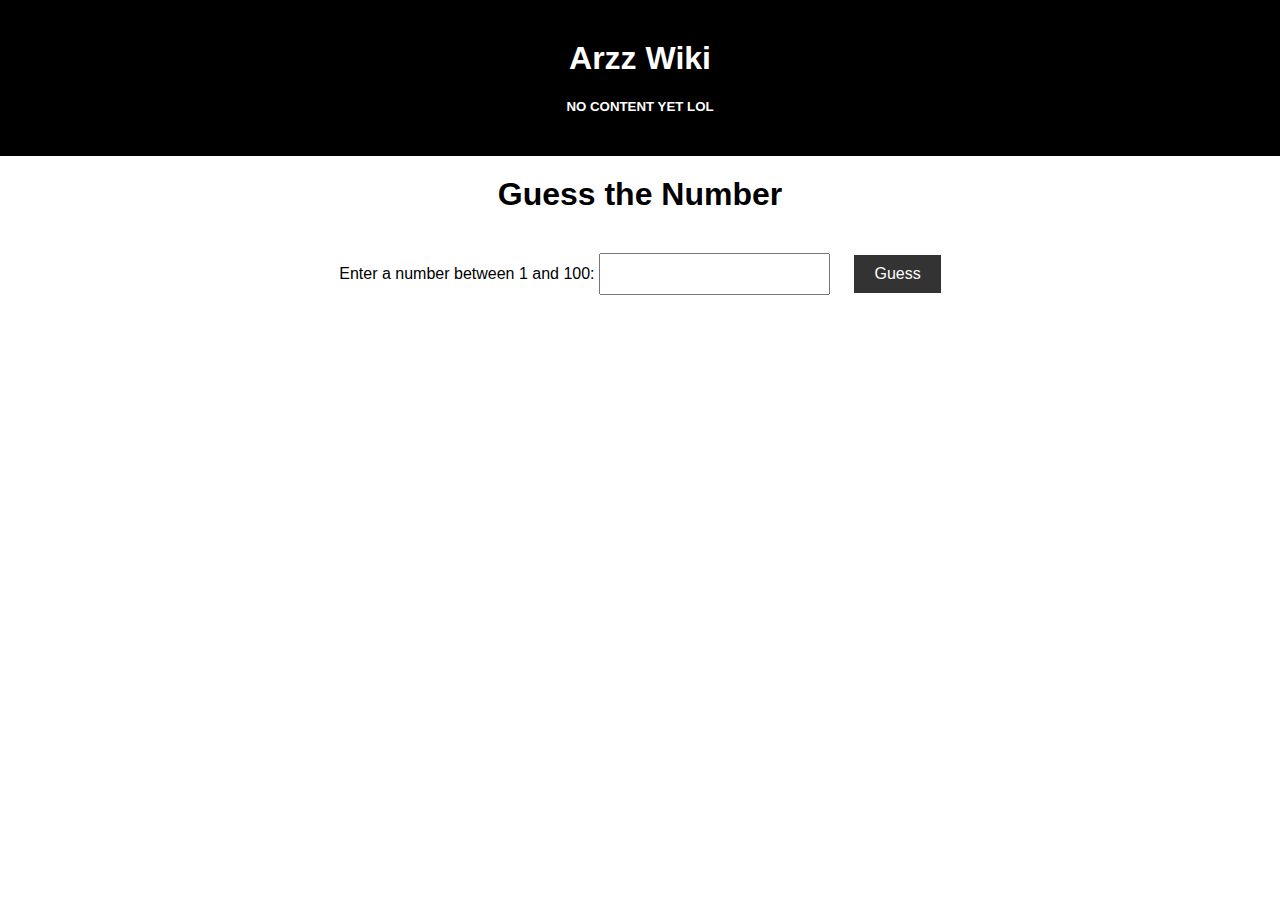
<file: language.html>
<!DOCTYPE html>
<html>
  <head>
    <title>arzzwiki.com</title>
    <link rel="stylesheet" href="language.css">
  </head>
  <body>
    <header>
      <h1>Arzz Wiki</h1>
      <h5>NO CONTENT YET LOL</h5>
    </header>
    <!-- Add a header to the page -->
    <h1>Guess the Number</h1>
    <!-- Add the form for the game -->
    <form>
      <label for="guess">Enter a number between 1 and 100:</label>
      <input type="text" id="guess" name="guess">
      <input type="submit" value="Guess">
    </form>
    <!-- Add a place to display the result -->
    <div class="result"></div>
    <!-- Add some JavaScript to make the game work -->
    <script>
      const form = document.querySelector("form");
      const result = document.querySelector(".result");
      const numberToGuess = Math.floor(Math.random() * 100) + 1;
      form.addEventListener("submit", function(event) {
        event.preventDefault();
        const guess = Number(form.elements.guess.value);
        if (guess === numberToGuess) {
          result.textContent = "You got it! The number was " + numberToGuess + ".";
        } else if (guess < numberToGuess) {
          result.textContent = "Too low. Try again.";
        } else {
          result.textContent = "Too high. Try again.";
        }
      });
    </script>
 <!--  <main>
      <nav>
        <ul>
          <li><a href="#html">HTML</a></li>
          <li><a href="#css">CSS</a></li>
          <li><a href="#javascript">JavaScript</a></li>
        </ul>
      </nav>
      <article>
        <section id="html">
          <h2>HTML</h2>
          <p>HTML (Hypertext Markup Language) is the standard markup language for creating web pages.</p>
        </section>
        <section id="css">
          <h2>CSS</h2>
          <p>CSS (Cascading Style Sheets) is used to style and layout web pages.</p>
        </section>
        <section id="javascript">
          <h2>JavaScript</h2>
          <p>JavaScript is a scripting language used to make web pages interactive.</p>
        </section>
      </article>
    </main> --> 
  </body>
</html>
</file>
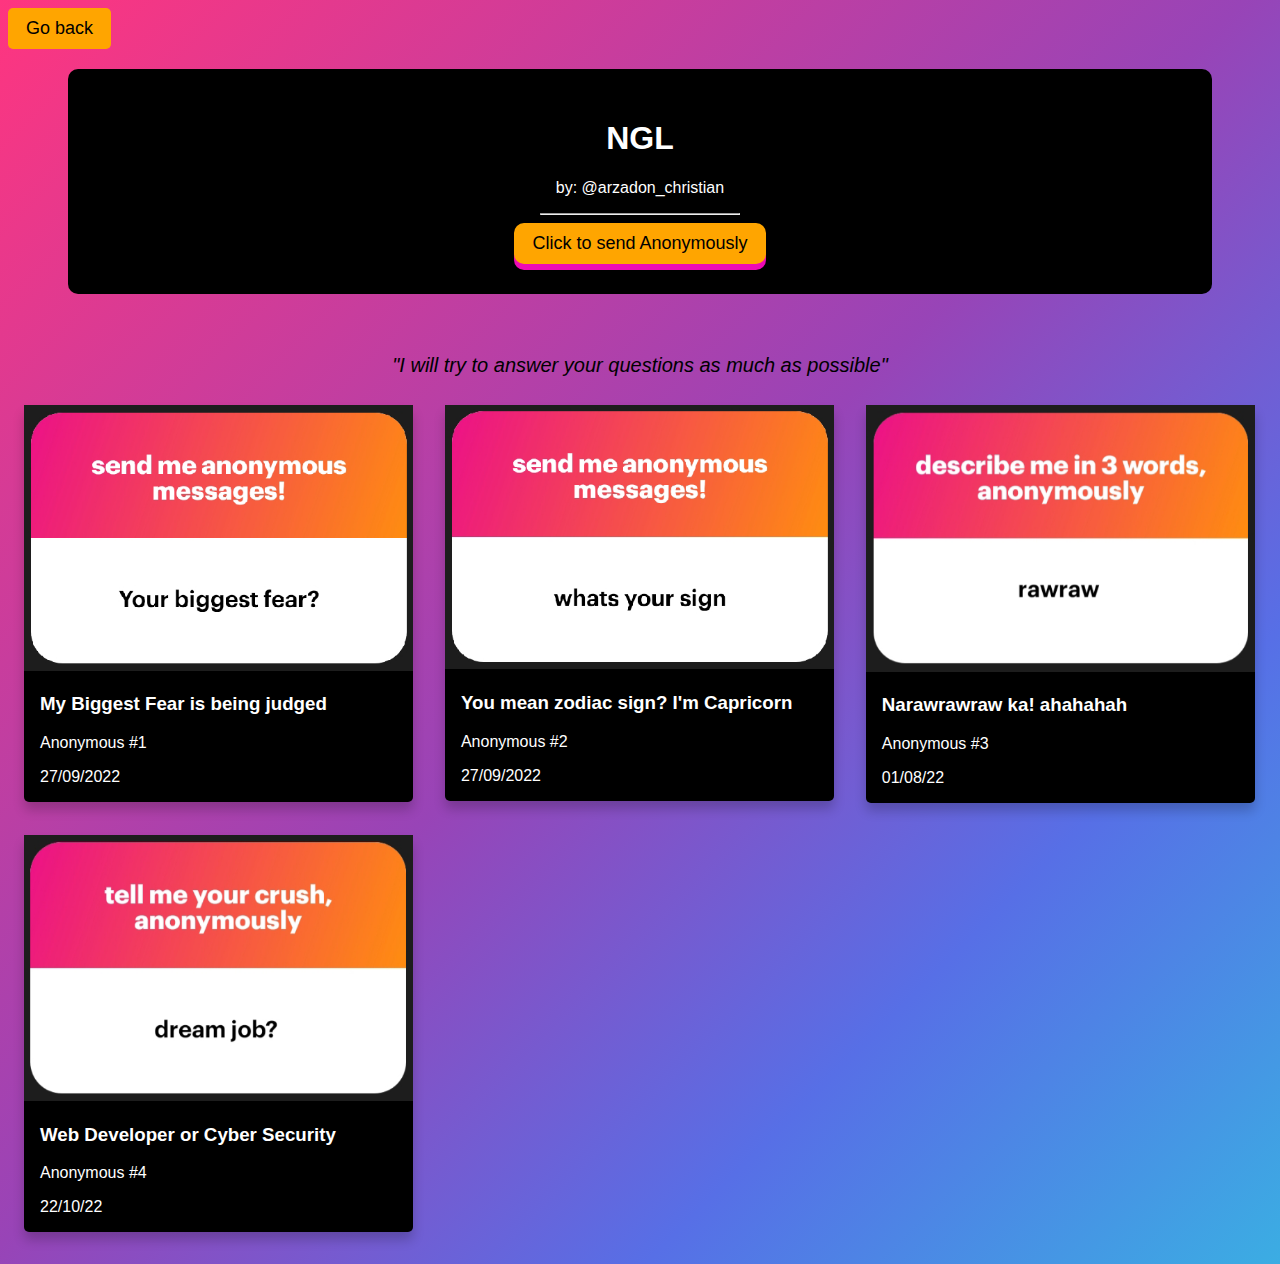
<file: ngl.html>
<!DOCTYPE html>
<html>
<head>
<meta name="viewport" content="width=device-width, initial-scale=1">
<link rel="stylesheet" href="slider.css">
</head>
<body>

  <!-- NAV BAR -->
<meta name="viewport" content="width=device-width, initial-scale=1">
<!-- Add icon library -->
<link rel="stylesheet" href="https://cdnjs.cloudflare.com/ajax/libs/font-awesome/4.7.0/css/font-awesome.min.css"> 

<button onclick="location.href='index.html'" input class="home" type="button" style="color:black">
  Go back</button>

  <!--NGL About Selection-->
<div class="about-section">
  <h1>NGL</h1>
  <p>by: @arzadon_christian</p>

<hr style="width:200px" class="w3-opacity">
<center><button onclick="location.href='https://ngl.link/arzadon_christian86821?fbclid=IwAR27bUfSz4onGL5Xwc5oaXsRtx28V5vHOKQ_wMF9om8G0yW6HLnTaQ-uo18'" input class="button" type="button" style="color:black">
    Click to send Anonymously</button></center>
  </div>
  
<div class="qoute">
  <p>"I will try to answer your questions as much as possible"</p>
</div>

<h2 style="text-align:center"></h2>
<div class="row">
  <div class="column">
    <div class="card">
      <img src="anonymous1.png" alt="C++Essential" style="width:100%">
      <div class="container">
        <h3>My Biggest Fear is being judged</h3>
        <p class="title">Anonymous #1</p>
        <p>27/09/2022</p>
        <!--<p><button class="btn"><a href="NGL.jpg"></i>View</a></button></p>-->
      </div>
    </div>
  </div>

  <div class="column">
    <div class="card">
      <img src="anonymous2.png" alt="C++Advanced" style="width:100%">
      <div class="container">
        <h3>You mean zodiac sign? I'm Capricorn</h3>
        <p class="title">Anonymous #2</p>
        <p>27/09/2022</p>
      </div>
    </div>
  </div>
 
  <div class="column">
    <div class="card">
      <img src="anonymous3.png" alt="IntroNetworks" style="width:100%">
      <div class="container">
        <h3>Narawrawraw ka! ahahahah</h3>
        <p class="title">Anonymous #3</p>
        <p>01/08/22</p>
      </div>
    </div>
  </div>

  <div class="column">
    <div class="card">
      <img src="anonymous4.png" alt="IntroNetworks" style="width:100%">
      <div class="container">
        <h3>Web Developer or Cyber Security</h3>
        <p class="title">Anonymous #4</p>
        <p>22/10/22</p>
      </div>
    </div>
  </div>
  

</div>

</body>
</html>
</file>
<file: language.css>
body {
    font-family: Arial, sans-serif;
    text-align: center;
    margin: 0;
    padding: 0;
  }
  header {
    background-color: rgb(0, 0, 0);
    color: rgb(255, 255, 255);
    padding: 20px;
    text-align: center;
  }
  h1 {
    margin: 20px 0;
  }
  form {
    margin: 20px 0;
    display: inline-block;
    text-align: left;
  }
  input[type="text"] {
    padding: 10px;
    font-size: 16px;
    margin-right: 20px;
  }
  input[type="submit"] {
    padding: 10px 20px;
    font-size: 16px;
    background-color: #333;
    color: #fff;
    border: none;
    cursor: pointer;
  }
  .result {
    margin-top: 20px;
    font-size: 18px;
    font-weight: bold;
  }
</file>
<file: slider.css>
body {
    font-family: "Montserrat", sans-serif;
    align-items: center;
    justify-content: center;
    background-size: 100% 100%;
    background-image: linear-gradient(
          -45deg, 
          rgba(59,173,227,1) 0%, 
          rgba(87,111,230,1) 25%, 
          rgba(152,68,183,1) 51%, 
          rgba(255,53,127,1) 100%
    );  
    animation: AnimateBG 20s ease infinite;
  }
  
  @keyframes AnimateBG { 
    0%{background-position:0% 50%}
    50%{background-position:100% 50%}
    100%{background-position:0% 50%}
  }
  
html {
    box-sizing: border-box;
}
  
*, *:before, *:after {
 box-sizing: inherit;
}
  
.column {
    float: left;
    width: 33.3%;
    margin-bottom: 16px;
    padding: 0 8px;
}
  
.card {
    box-shadow: 0 8px 12px 0 rgba(0, 0, 0, 0.2);
    margin: 8px;
    background-color:rgb(0, 0, 0);
    color: white;
    border-radius: 5px;
    
}
  
.about-section {
    padding: 30px;
    margin: 60px;
    margin-top: 20px;
    border-radius: 10px;
    text-align: center;
    /*background-image:url('Instagram.jpEg');*/
    background-color: rgb(0, 0, 0);
    color: rgb(255, 255, 255);
    
}
  
.container {
    padding: 0 16px;
}
  
.container::after, .row::after {
    content: "";
    clear: both;
    display: table;
}
  
.title {
    color: white;
}
  
.btn {
    border: none;
    outline: 0;
    display: inline-block;
    padding: 8px;
    color: white;
    background-color: #ff8800;
    text-align: center;
    cursor: pointer;
    width: 100%;
 }
  
.btn:hover {
    background-color: #555;
}
  
 @media screen and (max-width: 650px) {
    .column {
      width: 100%;
      display: block;
    }
}

.btn {
    background-color: #000000
    ;
    border: none;
    color: white;
    padding: 12px 16px;
    font-size: 16px;
    cursor: pointer;
}
  
  /* Darker background on mouse-over */
.btn:hover {
    background-color: RoyalBlue;
}
  
.home {
    display: inline-block;
    padding: 10px 18px;
    font-size: 18px;
    cursor: pointer;
    text-align: center;
    text-decoration: none;
    outline: none;
    color: #fff;
    background-color:orange;
    border: none;
    border-radius: 5px;
}
  
.home:hover {background-color: gray}
  
.home:active {
    background-color: #fda502;
    transform: translateY(4px);
}
  
.button {
    display: inline-block;
    padding: 10px 18px;
    font-size: 18px;
    cursor: pointer;
    text-align: center;
    text-decoration: none;
    outline: none;
    color: #fff;
    background-color:orange;
    border: none;
    border-radius: 10px;
    box-shadow: 0 6px rgb(238, 10, 181);
}
  
.button:hover {background-color: gray}
  
.button:active {
    background-color: #fda502;
    transform: translateY(4px);
}

  /*I will try to answer your questions as much as possible*/
.qoute{
    text-align: center;
    font-size: 20px;
    font-style: italic;
    font-family: 'Franklin Gothic Medium', 'Arial Narrow', Arial, sans-serif;

}
</file>
